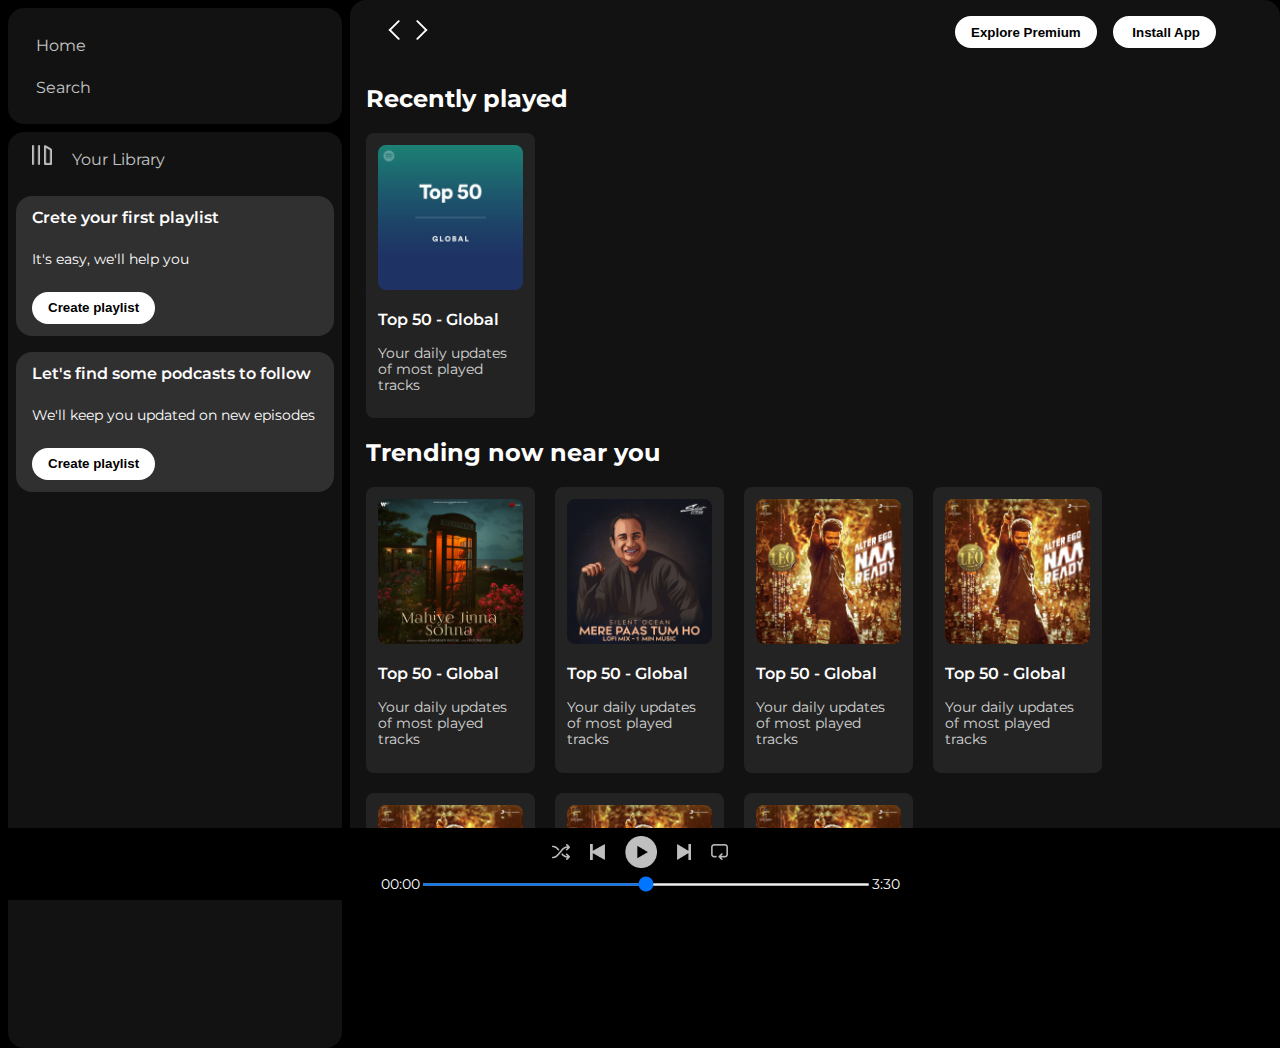
<file: Spotify Clone(Apna College)/index.html>
<!DOCTYPE html>
<html lang="en">

<head>
    <meta charset="UTF-8">
    <meta name="viewport" content="width=device-width, initial-scale=1.0">
    <link rel="icon" href="./assets/logo.png">
    <title>Spotify - Web Player; Music for everyone</title>
    <link rel="preconnect" href="https://fonts.googleapis.com">
    <link rel="preconnect" href="https://fonts.gstatic.com" crossorigin>
    <link href="https://fonts.googleapis.com/css2?family=Montserrat:ital,wght@0,100..900;1,100..900&display=swap"
        rel="stylesheet">
    <link rel="stylesheet" href="style.css">
    <link rel="stylesheet" href="https://cdnjs.cloudflare.com/ajax/libs/font-awesome/6.5.2/css/all.min.css"
        integrity="sha512-SnH5WK+bZxgPHs44uWIX+LLJAJ9/2PkPKZ5QiAj6Ta86w+fsb2TkcmfRyVX3pBnMFcV7oQPJkl9QevSCWr3W6A=="
        crossorigin="anonymous" referrerpolicy="no-referrer" />
</head>

<body>
    <div class="main">
        <div class="sidebar">
            <div class="nav">
                <div class="nav-options">
                    <i class="fa-solid fa-house"></i>
                    <a href="">Home</a>
                </div>
                <div class="nav-options">
                    <i class="fa-solid fa-magnifying-glass"></i>
                    <a href="">Search</a>
                </div>
            </div>

            <div class="library">
                <div class="options">
                    <div class="lib-option nav-options">
                        <img src="./assets/library_icon.png" alt="libraryimg">
                        <a href="">Your Library</a>
                    </div>
                    <div class="icons">
                        <i class="fa-solid fa-plus"></i>
                        <i class="fa-solid fa-arrow-right"></i>
                    </div>
                </div>
                <div class="boxes">
                    <div class="box">
                        <div class="box-p1">Crete your first playlist</div>
                        <div class="box-p2">It's easy, we'll help you</div>
                        <button class="badges">Create playlist</button>
                    </div>
                    <div class="box">
                        <div class="box-p1">Let's find some podcasts to follow</div>
                        <div class="box-p2">We'll keep you updated on new episodes</div>
                        <button class="badges">Create playlist</button>
                    </div>
                </div>
            </div>
        </div>
        <div class="main-content">
            <div class="sticky-nav">
                <div class="sticky-nav-icons">
                    <img src="./assets/backward_icon.png">
                    <img src="./assets/forward_icon.png"  class="hide">
                </div>
                <div class="sticky-nav-options">
                    <button class="badges hide">Explore Premium</button>
                    <button class="badges"><i class="fa-regular fa-circle-down"></i>&nbsp;Install App</button>
                    <i class="fa-solid fa-bell"></i>
                    <i class="fa-regular fa-user"></i>
                </div>

            </div>

            <h2>Recently played</h2>
            <div class="cards-container">
                <div class="card">
                    <img src="./assets/card1img.jpeg">
                    <p class="card-title">Top 50 - Global</p>
                    <p class="card-info">Your daily updates of most played tracks</p>
                </div>
            </div>

            <h2>Trending now near you</h2>
            <div class="cards-container">
                <div class="card">
                    <img src="./assets/card2img.jpeg">
                    <p class="card-title">Top 50 - Global</p>
                    <p class="card-info">Your daily updates of most played tracks</p>
                </div>
                <div class="card">
                    <img src="./assets/card3img.jpeg">
                    <p class="card-title">Top 50 - Global</p>
                    <p class="card-info">Your daily updates of most played tracks</p>
                </div>
                <div class="card">
                    <img src="./assets/card4img.jpeg">
                    <p class="card-title">Top 50 - Global</p>
                    <p class="card-info">Your daily updates of most played tracks</p>
                </div>
                <div class="card">
                    <img src="./assets/card4img.jpeg">
                    <p class="card-title">Top 50 - Global</p>
                    <p class="card-info">Your daily updates of most played tracks</p>
                </div>
                <div class="card">
                    <img src="./assets/card4img.jpeg">
                    <p class="card-title">Top 50 - Global</p>
                    <p class="card-info">Your daily updates of most played tracks</p>
                </div>
                <div class="card">
                    <img src="./assets/card4img.jpeg">
                    <p class="card-title">Top 50 - Global</p>
                    <p class="card-info">Your daily updates of most played tracks</p>
                </div>
                <div class="card">
                    <img src="./assets/card4img.jpeg">
                    <p class="card-title">Top 50 - Global</p>
                    <p class="card-info">Your daily updates of most played tracks</p>
                </div>
            </div>

            <h2>For fans for bollywood music</h2>
            <div class="cards-container">
                <div class="card">
                    <img src="./assets/card5img.jpeg">
                    <p class="card-title">Top 50 - Global</p>
                    <p class="card-info">Your daily updates of most played tracks</p>
                </div>
                <div class="card">
                    <img src="./assets/card6img.jpeg">
                    <p class="card-title">Top 50 - Global</p>
                    <p class="card-info">Your daily updates of most played tracks</p>
                </div>
                <div class="card">
                    <img src="./assets/card1img.jpeg">
                    <p class="card-title">Top 50 - Global</p>
                    <p class="card-info">Your daily updates of most played tracks</p>
                </div>
                <div class="card">
                    <img src="./assets/card6img.jpeg">
                    <p class="card-title">Top 50 - Global</p>
                    <p class="card-info">Your daily updates of most played tracks</p>
                </div>
                <div class="card">
                    <img src="./assets/card1img.jpeg">
                    <p class="card-title">Top 50 - Global</p>
                    <p class="card-info">Your daily updates of most played tracks</p>
                </div>
            </div>
            <div class="footer">
                <div class="line"></div>
            </div>
        </div>
        <div class="music-player">
            <div class="album"></div>
            <div class="player">
                <div class="player-controls">
                   <img src="./assets/player_icon1.png" class="player-control-icon"> 
                   <img src="./assets/player_icon2.png" class="player-control-icon"> 
                   <div class="main-control">
                    <img src="./assets/player_icon3.png" class="player-control-icon"> 
                   </div>
                   <img src="./assets/player_icon4.png" class="player-control-icon"> 
                   <img src="./assets/player_icon5.png" class="player-control-icon"> 
                </div>
                <div class="playback-bar">
                    <span class="curr-time">00:00</span>
                    <input type="range" min="0" max="100" class="progress-bar">
                    <span class="total-time">3:30</span>
                </div>
            </div>
            <div class="controls"></div>
        </div>
    </div>
</body>

</html>
</file>
<file: Spotify Clone(Apna College)/style.css>
body {
    font-family: "Montserrat", sans-serif;
    margin: 0;
    background-color: #000;
    color: #fff;
    overflow: hidden;
}

.main {
    display: flex;
    height: 100vh;
}

.sidebar {
    background-color: #000;
    width: 350px;
    border-radius: 1rem;
}

.main-content {
    background-color: #121212;
    flex: 1;
    border-radius: 1rem;
    overflow: auto;
    padding: 0 1rem;
}


.music-player {
    background-color: black;
    position: fixed;
    bottom: 0;
    width: 100%;
    height: 72px;
}

a {
    text-decoration: none;
    color: white;
}


/* nav */
.nav {
    background-color: #121212;
    border-radius: 1rem;
    display: flex;
    flex-direction: column;
    justify-content: center;
    height: 100px;
    margin: 0.5rem;
    padding: 0.5rem 0.75rem;
}

.nav-options {
    line-height: 2.5rem;
    opacity: 0.75;
    cursor: pointer;
}

.nav-options:hover {
    opacity: 1;
}

.nav-options i {
    font-size: 1.25rem;
}

.nav-options a {
    font-size: 1rem;
    margin-left: 1rem;
}

/* library */

.library {
    background-color: #121212;
    border-radius: 1rem;
    height: 100%;
    margin: 0.5rem;
    padding: 0.5rem 0.5rem;
}

.options {
    display: flex;
    justify-content: space-between;
    align-items: center;
    padding: 0 1rem;
}

.lib-option img {
    height: 1.25rem;
    width: 1.25rem;
}

.icons {
    font-size: 1.25rem;
    display: flex;
}

.icons i {
    margin-left: 1rem;
    opacity: 0.75;
}

.icons i:hover {
    opacity: 1;
}

/* library boxes */
.box {
    margin-top: 1rem;
    height: 140px;
    background-color: #313030;
    padding: 0 1rem;
    display: flex;
    flex-direction: column;
    justify-content: space-around;
    border-radius: 1rem;
}

.box-p1 {
    font-weight: 600;
}

.box-p2 {
    font-size: 0.85rem;
}

.badges {
    border-radius: 1rem;
    font-weight: 700;
    height: 2rem;
    width: fit-content;
    border: none;
    padding: 0 1rem;
    background-color: #fff;
}

/* sticky nav */
.sticky-nav {
    position: sticky;
    top: 0;
    background-color: #121212;
    display: flex;
    justify-content: space-between;
    align-items: center;
    padding: 1rem;
    z-index: 10;
}

.sticky-nav-options {
    display: flex;
    gap: 1rem;
    align-items: center;
}

.sticky-nav-options i:hover {
    cursor: pointer;
}

.sticky-nav-options button:hover {
    cursor: pointer;
    color: white;
    background-color: black;
}

/* Styling cards */
.card {
    background-color: #232323;
    width: 145px;
    border-radius: 0.5rem;
    padding: 0.75rem;
}

.cards-container {
    display: flex;
    flex-wrap: wrap;
    gap: 1.25rem;
}

.card img {
    width: 100%;
    border-radius: 0.5rem;
}

.card-title {
    font-weight: 600;
}

.card-info {
    font-size: 0.85rem;
    opacity: 0.8;
}


/* Footer */
.footer {
    height: 300px;
    display: flex;
    align-items: center;
    justify-content: center;
}

.line {
    width: 90%;
    height: 40%;
    border-top: 1px solid white;
    opacity: 0.4;
}

/* Music Player */
.music-player {
    display: flex;
}

.album {
    width: 25%;
}

.controls {
    width: 25%;
}

.player {
    width: 50%;
    display: flex;
    flex-direction: column;
    justify-content: space-evenly;
    align-items: center;
}


.player-control-icon {
    height: 1rem;
    opacity: 0.75;
    cursor: pointer;
}

.player-control-icon:hover {
    opacity: 1;
}

.playback-bar {
    width: 100%;
    display: flex;
    justify-content: center;
    align-items: center;
    font-size: 0.85rem;
}

.progress-bar {
    width: 70%;
    height: 3px;
    cursor: pointer;
}

.player-controls {
    width: 80%;
    display: flex;
    justify-content: center;
    align-items: center;
    gap: 1.25rem;
}

.main-control {
    height: 2rem;
    width: 2rem;
}

.main-control img{
    height: 2rem;
    object-fit: contain;
}

.main-control img:hover {
    height: 2.1rem;
}


/* Media query */
@media (max-width: 1000px) {
    .hide {
        display: none;
    }
    .sidebar {
        display: none;
    }
}
</file>
